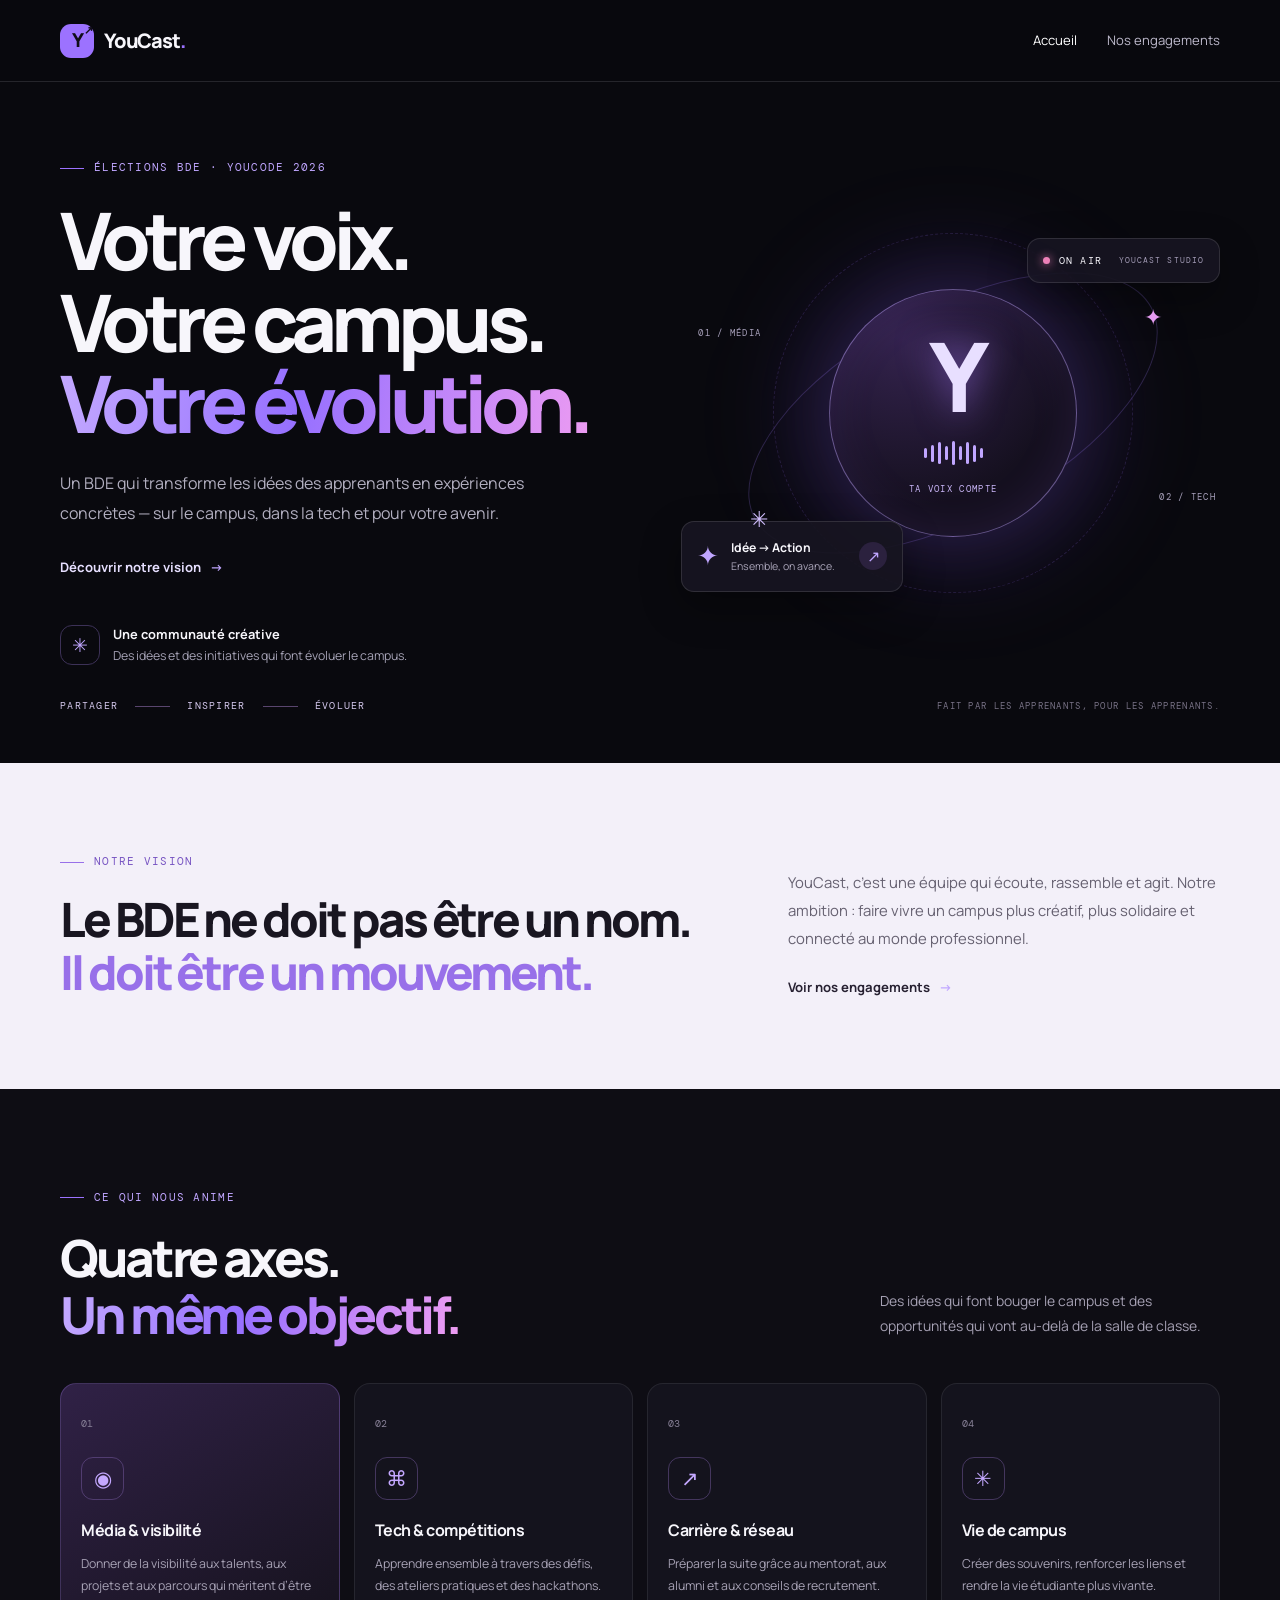
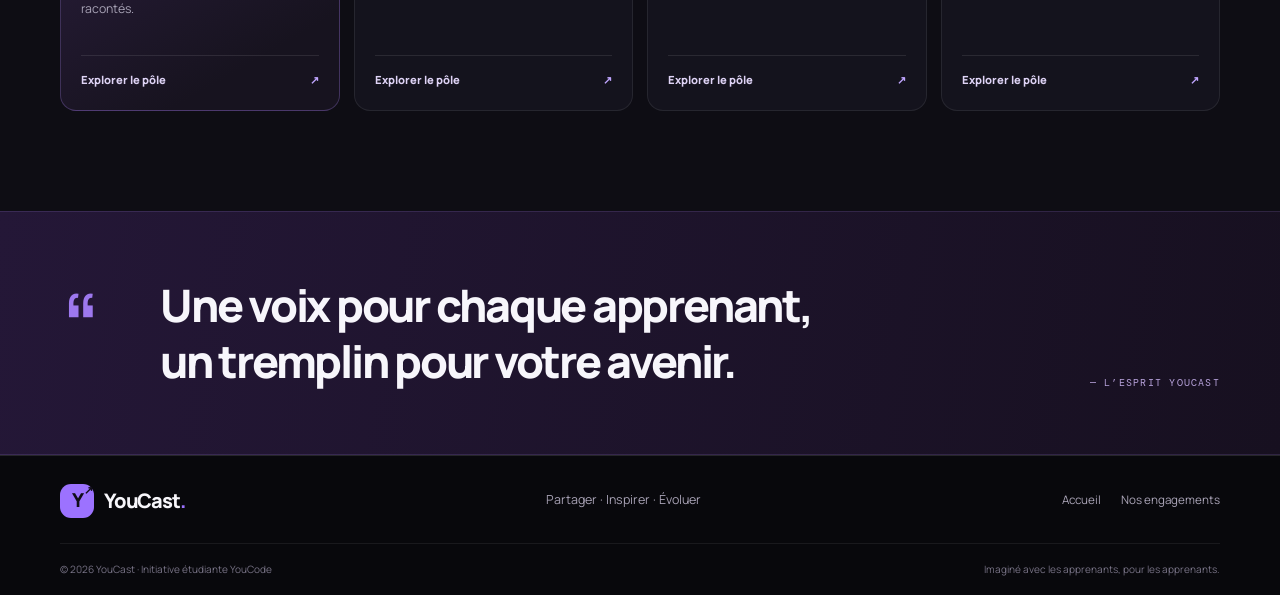
<file: index.html>
<!DOCTYPE html>
<html lang="fr">
<head>
  <meta charset="UTF-8">
  <meta name="viewport" content="width=device-width, initial-scale=1.0">
  <meta name="description" content="YouCast, le BDE qui donne une voix à chaque apprenant YouCode. Partager, inspirer, évoluer.">
  <title>YouCast — Une voix pour chaque apprenant</title>
  <link rel="stylesheet" href="css/style.css">
  <script src="js/main.js" defer></script>
</head>
<body>
  <header class="site-header">
    <div class="container nav-wrap">
      <a class="brand" href="index.html" aria-label="YouCast, accueil"><span class="brand-mark">Y<span>↗</span></span><span>YouCast<span class="brand-dot">.</span></span></a>
      <button class="menu-toggle" aria-label="Ouvrir le menu" aria-expanded="false"><span></span><span></span><span></span></button>
      <nav class="main-nav" aria-label="Navigation principale">
        <a class="active" href="index.html">Accueil</a>
        <a href="engagements.html">Nos engagements</a>
      </nav>
    </div>
  </header>

  <main>
    <section class="hero section">
      <div class="hero-grid container">
        <div class="hero-copy">
          <div class="eyebrow"><span class="eyebrow-line"></span> ÉLECTIONS BDE · YOUCODE 2026</div>
          <h1>Votre voix.<br>Votre campus.<br><span class="gradient-text">Votre évolution.</span></h1>
          <p class="hero-lead">Un BDE qui transforme les idées des apprenants en expériences concrètes — sur le campus, dans la tech et pour votre avenir.</p>
          <div class="hero-actions">
            <a class="text-link" href="engagements.html">Découvrir notre vision <span>→</span></a>
          </div>
          <div class="hero-proof">
            <div class="proof-icon">✳</div>
            <p><strong>Une communauté créative</strong><br><span>Des idées et des initiatives qui font évoluer le campus.</span></p>
          </div>
        </div>
        <div class="hero-art" aria-label="Illustration graphique abstraite YouCast">
          <div class="art-orbit orbit-one"></div><div class="art-orbit orbit-two"></div>
          <div class="art-glow"></div>
          <div class="art-card art-card-top"><span class="live-dot"></span> ON AIR <span class="art-card-small">YOUCAST STUDIO</span></div>
          <div class="art-core"><span class="core-symbol">Y</span><span class="sound-wave"><i></i><i></i><i></i><i></i><i></i><i></i><i></i><i></i><i></i></span><span class="core-caption">TA VOIX COMPTE</span></div>
          <div class="art-card art-card-bottom"><span class="mini-spark">✦</span><div><strong>Idée → Action</strong><small>Ensemble, on avance.</small></div><span class="arrow-round">↗</span></div>
          <span class="floating-tag tag-left">01 / MÉDIA</span><span class="floating-tag tag-right">02 / TECH</span>
          <span class="art-star star-a">✳</span><span class="art-star star-b">✦</span>
        </div>
      </div>
      <div class="hero-bottom container"><span>PARTAGER</span><span class="hero-bottom-line"></span><span>INSPIRER</span><span class="hero-bottom-line"></span><span>ÉVOLUER</span><span class="hero-bottom-note">FAIT PAR LES APPRENANTS, POUR LES APPRENANTS.</span></div>
    </section>

    <section class="intro section section-light">
      <div class="container intro-grid">
        <div><div class="eyebrow dark-eyebrow"><span class="eyebrow-line"></span> NOTRE VISION</div><h2>Le BDE ne doit pas être un nom.<br><span class="text-purple">Il doit être un mouvement.</span></h2></div>
        <div class="intro-text"><p>YouCast, c’est une équipe qui écoute, rassemble et agit. Notre ambition : faire vivre un campus plus créatif, plus solidaire et connecté au monde professionnel.</p><a class="text-link dark-link" href="engagements.html">Voir nos engagements <span>→</span></a></div>
      </div>
    </section>

    <section class="pillars section">
      <div class="container">
        <div class="section-heading"><div><div class="eyebrow"><span class="eyebrow-line"></span> CE QUI NOUS ANIME</div><h2>Quatre axes.<br><span class="gradient-text">Un même objectif.</span></h2></div><p>Des idées qui font bouger le campus et des opportunités qui vont au-delà de la salle de classe.</p></div>
        <div class="pillar-grid">
          <article class="pillar-card pillar-purple"><span class="card-number">01</span><div class="pillar-icon">◉</div><h3>Média & visibilité</h3><p>Donner de la visibilité aux talents, aux projets et aux parcours qui méritent d’être racontés.</p><a href="engagements.html#media" aria-label="Découvrir le pôle Média">Explorer le pôle <span>↗</span></a></article>
          <article class="pillar-card"><span class="card-number">02</span><div class="pillar-icon">⌘</div><h3>Tech & compétitions</h3><p>Apprendre ensemble à travers des défis, des ateliers pratiques et des hackathons.</p><a href="engagements.html#tech">Explorer le pôle <span>↗</span></a></article>
          <article class="pillar-card"><span class="card-number">03</span><div class="pillar-icon">↗</div><h3>Carrière & réseau</h3><p>Préparer la suite grâce au mentorat, aux alumni et aux conseils de recrutement.</p><a href="engagements.html#carriere">Explorer le pôle <span>↗</span></a></article>
          <article class="pillar-card"><span class="card-number">04</span><div class="pillar-icon">✳</div><h3>Vie de campus</h3><p>Créer des souvenirs, renforcer les liens et rendre la vie étudiante plus vivante.</p><a href="engagements.html#campus">Explorer le pôle <span>↗</span></a></article>
        </div>
      </div>
    </section>

    <section class="quote-band"><div class="container quote-inner"><span class="quote-mark">“</span><blockquote>Une voix pour chaque apprenant,<br>un tremplin pour votre avenir.</blockquote><span class="quote-signature">— L’ESPRIT YOUCAST</span></div></section>


  </main>

  <footer class="site-footer"><div class="container footer-top"><a class="brand" href="index.html"><span class="brand-mark">Y<span>↗</span></span><span>YouCast<span class="brand-dot">.</span></span></a><p>Partager · Inspirer · Évoluer</p><div class="footer-links"><a href="index.html">Accueil</a><a href="engagements.html">Nos engagements</a></div></div><div class="container footer-bottom"><span>© 2026 YouCast · Initiative étudiante YouCode</span><span>Imaginé avec les apprenants, pour les apprenants.</span></div></footer>
</body>
</html>
</file>
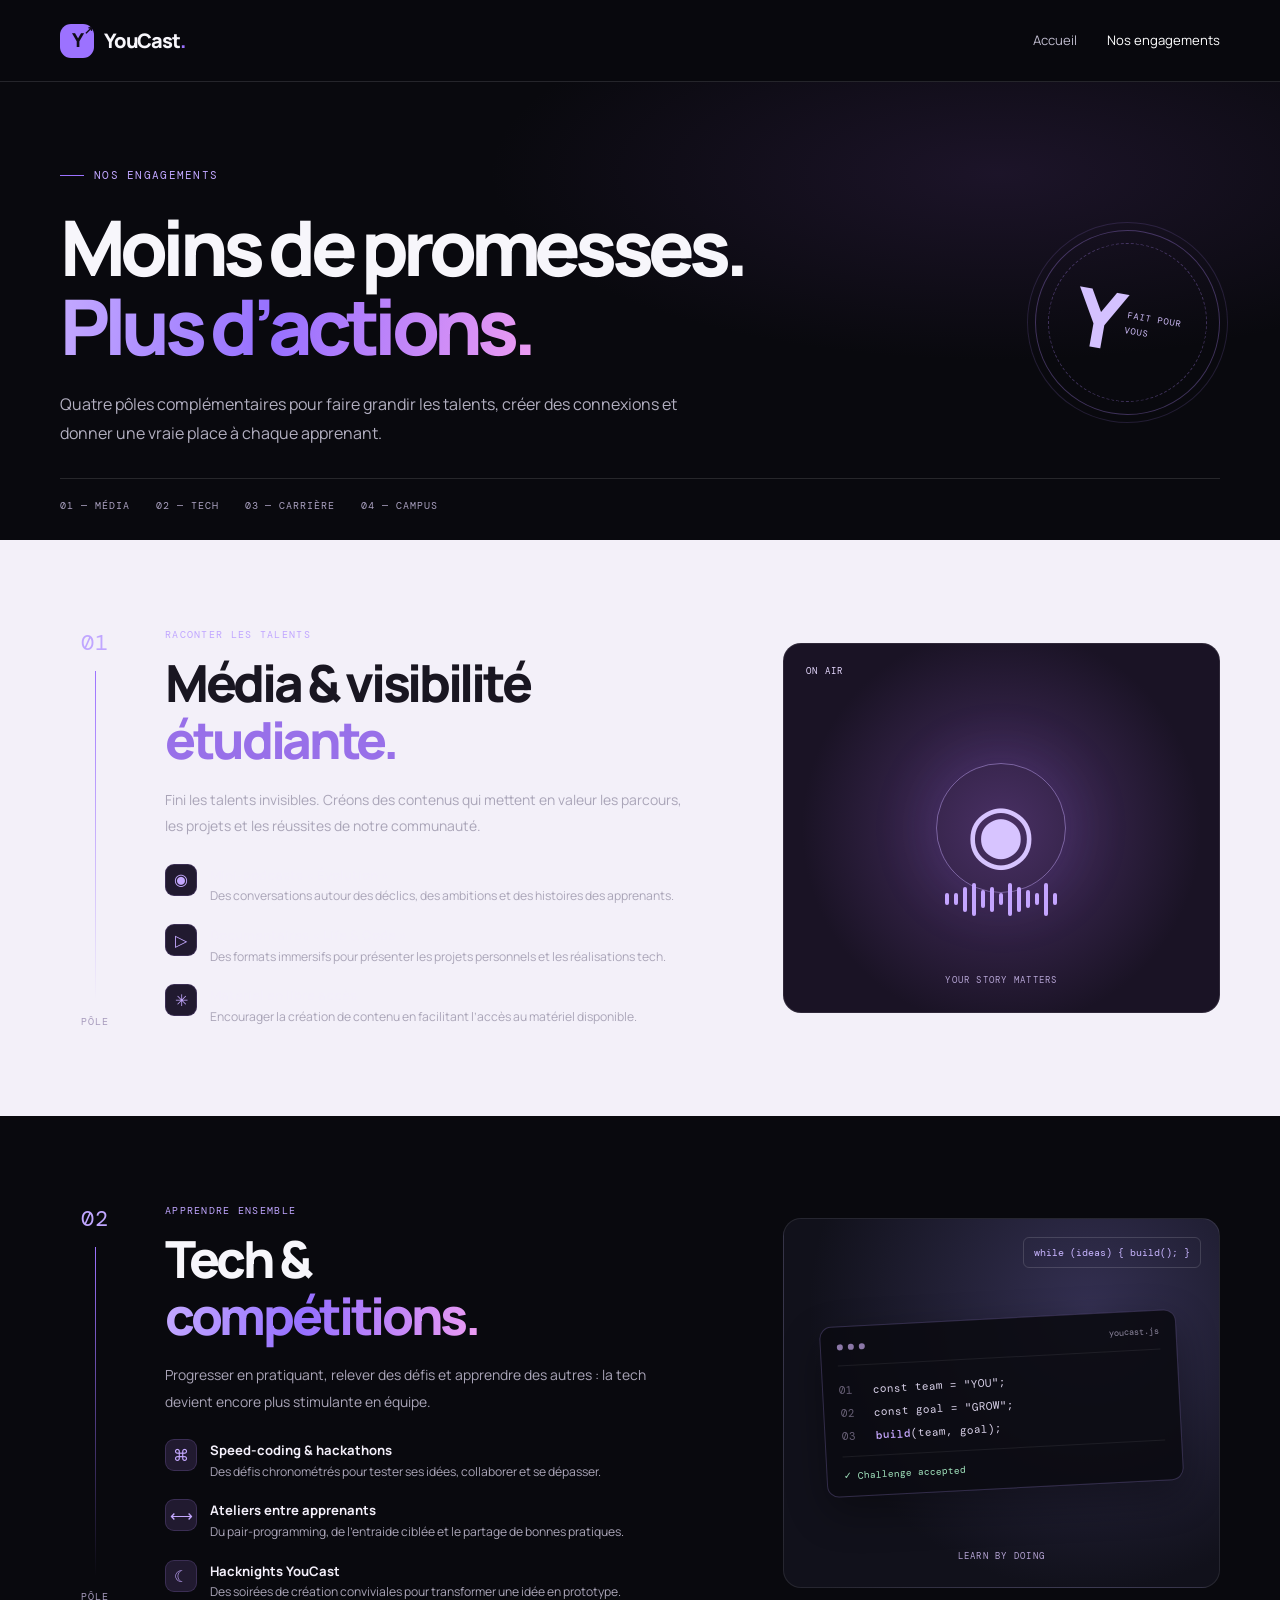
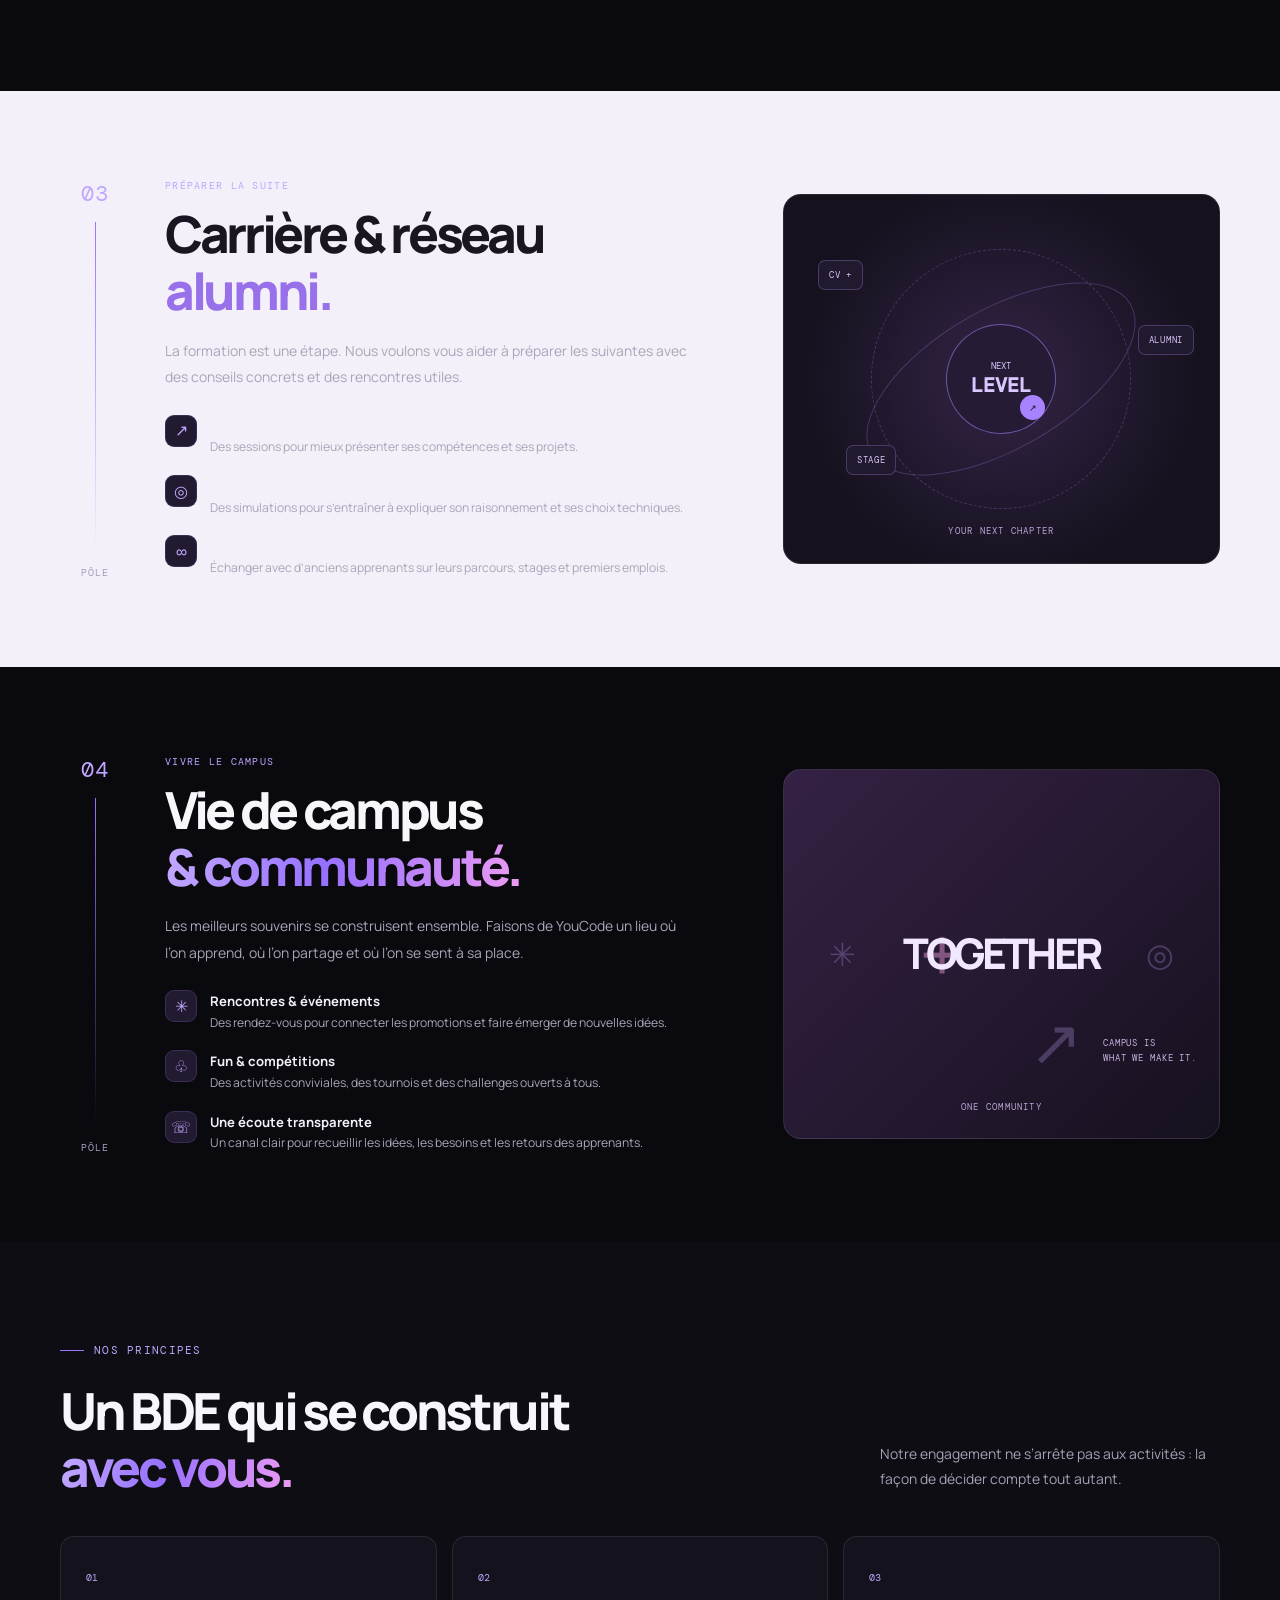
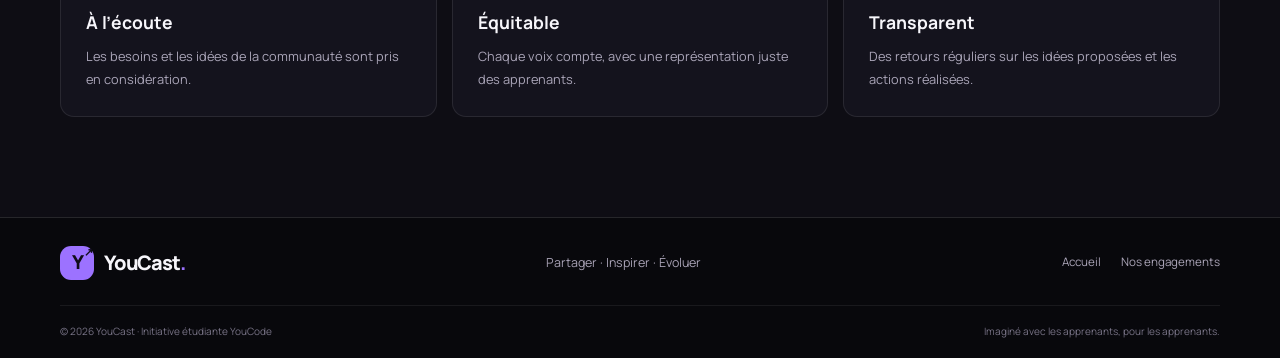
<file: engagements.html>
<!DOCTYPE html>
<html lang="fr">
<head>
  <meta charset="UTF-8">
  <meta name="viewport" content="width=device-width, initial-scale=1.0">
  <meta name="description" content="Découvrez les quatre pôles et engagements de YouCast, le BDE de YouCode.">
  <title>Nos engagements — YouCast</title>
  <link rel="stylesheet" href="css/style.css">
  <script src="js/main.js" defer></script>
</head>
<body>
  <header class="site-header">
    <div class="container nav-wrap">
      <a class="brand" href="index.html" aria-label="YouCast, accueil"><span class="brand-mark">Y<span>↗</span></span><span>YouCast<span class="brand-dot">.</span></span></a>
      <button class="menu-toggle" aria-label="Ouvrir le menu" aria-expanded="false"><span></span><span></span><span></span></button>
      <nav class="main-nav" aria-label="Navigation principale"><a href="index.html">Accueil</a><a class="active" href="engagements.html">Nos engagements</a></nav>
    </div>
  </header>

  <main>
    <section class="page-hero section"><div class="container page-hero-grid"><div><div class="eyebrow"><span class="eyebrow-line"></span> NOS ENGAGEMENTS</div><h1>Moins de promesses.<br><span class="gradient-text">Plus d’actions.</span></h1><p class="hero-lead">Quatre pôles complémentaires pour faire grandir les talents, créer des connexions et donner une vraie place à chaque apprenant.</p></div><div class="page-hero-stamp"><span>Y</span><small>FAIT POUR<br>VOUS</small></div></div><div class="container page-index"><span>01 — MÉDIA</span><span>02 — TECH</span><span>03 — CARRIÈRE</span><span>04 — CAMPUS</span></div></section>

    <section class="commitments section section-light" id="media"><div class="container commitment-row"><div class="commitment-index"><span>01</span><span class="index-line"></span><span>PÔLE</span></div><div class="commitment-main"><div class="commitment-label">RACONTER LES TALENTS</div><h2>Média & visibilité<br><span class="text-purple">étudiante.</span></h2><p>Fini les talents invisibles. Créons des contenus qui mettent en valeur les parcours, les projets et les réussites de notre communauté.</p><div class="feature-list"><div><span class="feature-symbol">◉</span><p><strong>Mini-podcasts « Évolution »</strong><br>Des conversations autour des déclics, des ambitions et des histoires des apprenants.</p></div><div><span class="feature-symbol">▷</span><p><strong>Documentaires « Life & Code »</strong><br>Des formats immersifs pour présenter les projets personnels et les réalisations tech.</p></div><div><span class="feature-symbol">✳</span><p><strong>Matériel en libre accès</strong><br>Encourager la création de contenu en facilitant l’accès au matériel disponible.</p></div></div></div><div class="commitment-visual visual-media"><span class="visual-label">ON AIR</span><div class="mic-symbol">◉</div><div class="waveform"><i></i><i></i><i></i><i></i><i></i><i></i><i></i><i></i><i></i><i></i><i></i><i></i><i></i></div><span class="visual-bottom">YOUR STORY MATTERS</span></div></div></section>

    <section class="commitments section" id="tech"><div class="container commitment-row reverse"><div class="commitment-index"><span>02</span><span class="index-line"></span><span>PÔLE</span></div><div class="commitment-main"><div class="commitment-label">APPRENDRE ENSEMBLE</div><h2>Tech &<br><span class="gradient-text">compétitions.</span></h2><p>Progresser en pratiquant, relever des défis et apprendre des autres : la tech devient encore plus stimulante en équipe.</p><div class="feature-list"><div><span class="feature-symbol">⌘</span><p><strong>Speed-coding & hackathons</strong><br>Des défis chronométrés pour tester ses idées, collaborer et se dépasser.</p></div><div><span class="feature-symbol">⟷</span><p><strong>Ateliers entre apprenants</strong><br>Du pair-programming, de l’entraide ciblée et le partage de bonnes pratiques.</p></div><div><span class="feature-symbol">☾</span><p><strong>Hacknights YouCast</strong><br>Des soirées de création conviviales pour transformer une idée en prototype.</p></div></div></div><div class="commitment-visual visual-tech"><span class="code-chip">while (ideas) { build(); }</span><div class="terminal-card"><div class="terminal-head"><i></i><i></i><i></i><span>youcast.js</span></div><p><span>01</span> const team = "YOU";</p><p><span>02</span> const goal = "GROW";</p><p><span>03</span> <b>build</b>(team, goal);</p><div class="terminal-result">✓ Challenge accepted</div></div><span class="visual-bottom">LEARN BY DOING</span></div></div></section>

    <section class="commitments section section-light" id="carriere"><div class="container commitment-row"><div class="commitment-index"><span>03</span><span class="index-line"></span><span>PÔLE</span></div><div class="commitment-main"><div class="commitment-label">PRÉPARER LA SUITE</div><h2>Carrière & réseau<br><span class="text-purple">alumni.</span></h2><p>La formation est une étape. Nous voulons vous aider à préparer les suivantes avec des conseils concrets et des rencontres utiles.</p><div class="feature-list"><div><span class="feature-symbol">↗</span><p><strong>Coaching CV & portfolio</strong><br>Des sessions pour mieux présenter ses compétences et ses projets.</p></div><div><span class="feature-symbol">◎</span><p><strong>Préparation aux entretiens</strong><br>Des simulations pour s’entraîner à expliquer son raisonnement et ses choix techniques.</p></div><div><span class="feature-symbol">∞</span><p><strong>Rencontres alumni</strong><br>Échanger avec d’anciens apprenants sur leurs parcours, stages et premiers emplois.</p></div></div></div><div class="commitment-visual visual-career"><div class="career-orbit orbit-a"></div><div class="career-orbit orbit-b"></div><div class="career-center">NEXT<br><strong>LEVEL</strong><span>↗</span></div><span class="career-node node-a">CV +</span><span class="career-node node-b">ALUMNI</span><span class="career-node node-c">STAGE</span><span class="visual-bottom">YOUR NEXT CHAPTER</span></div></div></section>

    <section class="commitments section" id="campus"><div class="container commitment-row reverse"><div class="commitment-index"><span>04</span><span class="index-line"></span><span>PÔLE</span></div><div class="commitment-main"><div class="commitment-label">VIVRE LE CAMPUS</div><h2>Vie de campus<br><span class="gradient-text">& communauté.</span></h2><p>Les meilleurs souvenirs se construisent ensemble. Faisons de YouCode un lieu où l’on apprend, où l’on partage et où l’on se sent à sa place.</p><div class="feature-list"><div><span class="feature-symbol">✳</span><p><strong>Rencontres & événements</strong><br>Des rendez-vous pour connecter les promotions et faire émerger de nouvelles idées.</p></div><div><span class="feature-symbol">♧</span><p><strong>Fun & compétitions</strong><br>Des activités conviviales, des tournois et des challenges ouverts à tous.</p></div><div><span class="feature-symbol">☏</span><p><strong>Une écoute transparente</strong><br>Un canal clair pour recueillir les idées, les besoins et les retours des apprenants.</p></div></div></div><div class="commitment-visual visual-campus"><span class="campus-big">TOGETHER</span><div class="campus-shapes"><span>✳</span><span>+</span><span>↗</span><span>◎</span></div><div class="campus-note">CAMPUS IS<br>WHAT WE MAKE IT.</div><span class="visual-bottom">ONE COMMUNITY</span></div></div></section>

    <section class="principles section"><div class="container"><div class="section-heading"><div><div class="eyebrow"><span class="eyebrow-line"></span> NOS PRINCIPES</div><h2>Un BDE qui se construit<br><span class="gradient-text">avec vous.</span></h2></div><p>Notre engagement ne s’arrête pas aux activités : la façon de décider compte tout autant.</p></div><div class="principle-grid"><article><span>01</span><h3>À l’écoute</h3><p>Les besoins et les idées de la communauté sont pris en considération.</p></article><article><span>02</span><h3>Équitable</h3><p>Chaque voix compte, avec une représentation juste des apprenants.</p></article><article><span>03</span><h3>Transparent</h3><p>Des retours réguliers sur les idées proposées et les actions réalisées.</p></article></div></div></section>

  </main>
  <footer class="site-footer"><div class="container footer-top"><a class="brand" href="index.html"><span class="brand-mark">Y<span>↗</span></span><span>YouCast<span class="brand-dot">.</span></span></a><p>Partager · Inspirer · Évoluer</p><div class="footer-links"><a href="index.html">Accueil</a><a href="engagements.html">Nos engagements</a></div></div><div class="container footer-bottom"><span>© 2026 YouCast · Initiative étudiante YouCode</span><span>Imaginé avec les apprenants, pour les apprenants.</span></div></footer>
</body>
</html>
</file>
<file: css/style.css>
@import url('https://fonts.googleapis.com/css2?family=DM+Mono:wght@400;500&family=Manrope:wght@400;500;600;700;800&display=swap');

:root{--bg:#09090e;--panel:#111119;--panel-2:#171622;--white:#f7f6fb;--muted:#a5a2b5;--purple:#9c72ff;--purple-2:#c0a6ff;--pink:#e48aff;--line:rgba(255,255,255,.12);--dark:#101017;--light:#f3f0f9;--ink:#191621;--soft-ink:#666171;--sand:#e9e2f4;--radius:22px;--container:1160px}
*{box-sizing:border-box;margin:0;padding:0}html{scroll-behavior:smooth;scroll-padding-top:100px}body{font-family:'Manrope',Arial,sans-serif;background:var(--bg);color:var(--white);line-height:1.65}a{color:inherit;text-decoration:none}button,input,textarea,select{font:inherit}.container{width:min(var(--container),calc(100% - 48px));margin-inline:auto}.section{padding:100px 0}.site-header{height:82px;display:flex;align-items:center;border-bottom:1px solid var(--line);background:rgba(9,9,14,.88);backdrop-filter:blur(18px);position:sticky;top:0;z-index:20}.nav-wrap{display:flex;align-items:center;justify-content:space-between}.brand{display:inline-flex;align-items:center;gap:10px;font-weight:800;font-size:1.25rem;letter-spacing:-.06em}.brand-mark{width:34px;height:34px;border-radius:11px;background:var(--purple);color:#100d18;display:grid;place-items:center;font-size:1.2rem;font-weight:800;position:relative}.brand-mark span{font-size:.7rem;position:absolute;right:2px;top:-3px}.brand-dot{color:var(--purple)}.main-nav{display:flex;align-items:center;gap:30px;font-size:.82rem;color:#bdb9cb}.main-nav>a:not(.nav-cta):hover,.main-nav>a.active{color:#fff}.nav-cta{padding:11px 15px;border:1px solid rgba(192,166,255,.42);border-radius:9px;color:#fff}.nav-cta span{color:var(--purple-2);margin-left:8px}.menu-toggle{display:none;background:none;border:0;color:#fff}.hero{padding:76px 0 24px;overflow:hidden}.hero-grid{display:grid;grid-template-columns:1fr .92fr;align-items:center;gap:46px;min-height:510px}.eyebrow{display:flex;align-items:center;gap:10px;font-family:'DM Mono',monospace;font-size:.67rem;letter-spacing:.12em;color:var(--purple-2);margin-bottom:22px}.eyebrow-line{width:24px;height:1px;background:var(--purple)}h1,h2,h3,p{overflow-wrap:break-word}h1{font-size:clamp(3.3rem,6.2vw,5.4rem);line-height:1.03;letter-spacing:-.075em;font-weight:800}h2{font-size:clamp(2.3rem,4vw,3.5rem);line-height:1.12;letter-spacing:-.065em;font-weight:800}.gradient-text{background:linear-gradient(100deg,#c4aaff 0%,#9670ff 45%,#ed9cf2 100%);color:transparent;background-clip:text;-webkit-background-clip:text}.text-purple{color:#9870e9}.hero-lead{font-size:1rem;line-height:1.85;color:#b2afc0;max-width:530px;margin:25px 0 29px}.hero-actions{display:flex;align-items:center;gap:25px;flex-wrap:wrap}.button{display:inline-flex;align-items:center;justify-content:center;gap:17px;border:0;border-radius:10px;padding:15px 19px;font-size:.83rem;font-weight:800;cursor:pointer;transition:transform .2s,box-shadow .2s}.button:hover{transform:translateY(-2px);box-shadow:0 10px 30px #8c62ff33}.button-primary{background:linear-gradient(110deg,#a17bff,#c18dff);color:#171020}.button span{font-size:1.05rem}.text-link{font-size:.82rem;font-weight:700;color:#e6dfff}.text-link span{color:var(--purple-2);padding-left:6px}.hero-proof{display:flex;align-items:center;gap:13px;margin-top:45px}.proof-icon{width:40px;height:40px;border:1px solid #3c3157;color:var(--purple-2);display:grid;place-items:center;border-radius:12px;font-size:1.2rem}.hero-proof p{font-size:.77rem;line-height:1.7}.hero-proof strong{font-size:.8rem}.hero-proof p span{color:var(--muted)}.hero-art{height:485px;position:relative;display:grid;place-items:center;isolation:isolate}.art-glow{position:absolute;width:300px;height:300px;border-radius:50%;background:#8d5dff2b;filter:blur(50px);z-index:-2}.art-orbit{position:absolute;border:1px solid #8c6edb44;border-radius:50%;transform:rotate(-28deg)}.orbit-one{width:450px;height:210px}.orbit-two{width:360px;height:360px;border-style:dashed;opacity:.7}.art-core{width:248px;height:248px;border-radius:50%;border:1px solid #bda2ff7a;background:radial-gradient(circle at 30% 20%,#34234e,#15101f 64%);box-shadow:0 0 80px #8659ff24,inset 0 0 45px #9b65ff1c;display:flex;flex-direction:column;align-items:center;justify-content:center;gap:17px;position:relative}.core-symbol{font-size:6rem;line-height:1;font-weight:800;letter-spacing:-.12em;color:#e8dfff;text-shadow:0 0 35px #a87cff99}.sound-wave{height:24px;display:flex;align-items:center;gap:4px}.sound-wave i{display:block;width:3px;border-radius:4px;background:var(--purple-2);height:10px}.sound-wave i:nth-child(2),.sound-wave i:nth-child(8){height:17px}.sound-wave i:nth-child(3),.sound-wave i:nth-child(7){height:22px}.sound-wave i:nth-child(4),.sound-wave i:nth-child(6){height:14px}.sound-wave i:nth-child(5){height:24px}.core-caption,.visual-label,.visual-bottom,.floating-tag,.art-card-small{font-family:'DM Mono',monospace;font-size:.58rem;letter-spacing:.14em}.core-caption{color:#c9b5f7}.art-card{position:absolute;display:flex;align-items:center;gap:9px;background:#171521ed;border:1px solid #ffffff1d;border-radius:13px;padding:13px 15px;box-shadow:0 15px 40px #0005}.art-card-top{top:67px;right:0;font-family:'DM Mono',monospace;font-size:.65rem;letter-spacing:.1em}.live-dot{width:7px;height:7px;background:#ed82b8;border-radius:50%;box-shadow:0 0 10px #ed82b8}.art-card-small{color:#a29bb5;font-size:.49rem;margin-left:8px}.art-card-bottom{bottom:64px;left:-5px;gap:12px}.mini-spark{font-size:1.6rem;color:var(--purple-2)}.art-card-bottom div{display:flex;flex-direction:column;font-size:.76rem}.art-card-bottom small{font-size:.66rem;color:#aaa5b9}.arrow-round{width:28px;height:28px;display:grid;place-items:center;border-radius:50%;background:#2b213e;color:var(--purple-2);margin-left:12px}.floating-tag{position:absolute;color:#a7a0ba}.tag-left{left:12px;top:155px}.tag-right{right:4px;bottom:150px}.art-star{position:absolute;color:#d2bfff;font-size:1.4rem}.star-a{left:64px;bottom:118px}.star-b{right:58px;top:128px;color:#e59cf1}.hero-bottom{display:flex;align-items:center;gap:17px;padding:30px 0 25px;font-family:'DM Mono',monospace;font-size:.62rem;letter-spacing:.13em;color:#d5c9ee}.hero-bottom-line{height:1px;width:35px;background:#59456e}.hero-bottom-note{margin-left:auto;color:#797387;font-size:.55rem}.section-light{background:var(--light);color:var(--ink)}.intro{padding:90px 0}.intro-grid{display:grid;grid-template-columns:1.2fr .8fr;gap:80px;align-items:end}.dark-eyebrow{color:#7754c2}.dark-eyebrow .eyebrow-line{background:#9870e9}.intro h2{font-size:clamp(2.1rem,3.7vw,3.2rem)}.intro-text p{font-size:.93rem;color:var(--soft-ink);line-height:1.9;margin-bottom:20px}.dark-link{color:#272132}.pillars{background:#0e0d14}.section-heading{display:flex;justify-content:space-between;align-items:end;gap:35px;margin-bottom:40px}.section-heading h2{font-size:clamp(2.4rem,4vw,3.4rem)}.section-heading>p{max-width:340px;color:#a6a1b4;font-size:.87rem;line-height:1.8;margin-bottom:5px}.pillar-grid{display:grid;grid-template-columns:repeat(4,1fr);gap:14px}.pillar-card{background:#14131d;border:1px solid #ffffff14;border-radius:16px;padding:24px 20px 20px;min-height:285px;position:relative;transition:transform .2s,border-color .2s}.pillar-card:hover{transform:translateY(-5px);border-color:#9b77e955}.pillar-purple{background:linear-gradient(150deg,#302146,#17131f 80%);border-color:#a783f344}.card-number{font-family:'DM Mono',monospace;font-size:.65rem;color:#888197}.pillar-icon{width:43px;height:43px;border:1px solid #8d6cbd66;color:#c4a8ff;border-radius:12px;display:grid;place-items:center;font-size:1.3rem;margin:22px 0 17px}.pillar-card h3{font-size:1rem;letter-spacing:-.03em;margin-bottom:10px}.pillar-card p{font-size:.77rem;color:#a7a2b5;line-height:1.8;min-height:85px}.pillar-card a{font-size:.7rem;font-weight:800;display:flex;justify-content:space-between;border-top:1px solid #ffffff18;padding-top:15px;margin-top:17px;color:#ded3f5}.pillar-card a span{color:var(--purple-2)}.quote-band{background:linear-gradient(100deg,#241737,#171020);border-top:1px solid #b794ff26;border-bottom:1px solid #b794ff26;padding:65px 0}.quote-inner{display:grid;grid-template-columns:80px 1fr auto;align-items:center;gap:20px}.quote-mark{font-size:7rem;line-height:.8;color:#9d78ee}.quote-inner blockquote{font-size:clamp(1.7rem,3.5vw,3rem);line-height:1.25;letter-spacing:-.05em;font-weight:800}.quote-signature{align-self:end;font: .6rem 'DM Mono',monospace;letter-spacing:.13em;color:#b8a3dc}.cta-section{padding:85px 0}.cta-box{border:1px solid #ffffff1c;background:radial-gradient(circle at 5% 100%,#322048 0,transparent 40%),#13111b;border-radius:22px;padding:45px;display:flex;align-items:center;justify-content:space-between;gap:25px;position:relative;overflow:hidden}.cta-box h2{font-size:clamp(2rem,3.5vw,3rem)}.cta-box p{color:#a9a4b7;font-size:.85rem;margin-top:15px}.cta-decoration{position:absolute;right:35%;font-size:9rem;font-weight:800;color:#a87bff0c;letter-spacing:-.15em;pointer-events:none}.site-footer{border-top:1px solid var(--line);padding:28px 0 18px;background:#08080c}.footer-top{display:flex;align-items:center;justify-content:space-between;gap:20px;padding-bottom:25px}.footer-top>p{font-size:.78rem;color:#a7a1b4}.footer-links{display:flex;gap:20px;font-size:.73rem;color:#aaa4b7}.footer-links a:hover{color:white}.footer-bottom{border-top:1px solid #ffffff12;padding-top:17px;display:flex;justify-content:space-between;gap:20px;font-size:.63rem;color:#777285}
.page-hero{padding:85px 0 28px;background:radial-gradient(ellipse at 78% 20%,#39245166,transparent 36%)}.page-hero-grid{display:flex;align-items:center;justify-content:space-between;gap:40px;min-height:300px}.page-hero h1,.join-hero h1{font-size:clamp(3.3rem,6vw,5.2rem)}.page-hero .hero-lead{max-width:620px}.page-hero-stamp{width:185px;height:185px;border:1px solid #8e6ecb66;border-radius:50%;display:flex;align-items:center;justify-content:center;gap:10px;transform:rotate(10deg);position:relative;color:#d4c1ff}.page-hero-stamp:before,.page-hero-stamp:after{content:"";position:absolute;border:1px dashed #8e6ecb66;border-radius:50%;inset:12px}.page-hero-stamp:after{inset:-9px;border-style:solid;opacity:.5}.page-hero-stamp>span{font-size:5rem;font-weight:800;letter-spacing:-.1em}.page-hero-stamp small{font: .55rem/1.6 'DM Mono',monospace;letter-spacing:.12em}.page-index{display:flex;gap:26px;flex-wrap:wrap;border-top:1px solid var(--line);padding-top:20px;font: .61rem 'DM Mono',monospace;letter-spacing:.1em;color:#aaa1c0}.commitments{padding:88px 0}.commitment-row{display:grid;grid-template-columns:70px 1fr .75fr;gap:35px;align-items:center}.commitment-row.reverse{grid-template-columns:70px 1fr .75fr}.commitment-index{display:flex;align-items:center;gap:14px;flex-direction:column;align-self:stretch;font: .6rem 'DM Mono',monospace;letter-spacing:.12em;color:#a79bbd}.commitment-index>span:first-child{font-size:1.4rem;color:var(--purple-2)}.index-line{width:1px;flex:1;background:linear-gradient(var(--purple),transparent)}.commitment-label{font: .62rem 'DM Mono',monospace;letter-spacing:.13em;color:var(--purple-2);margin-bottom:13px}.commitment-main h2{font-size:clamp(2.3rem,4vw,3.4rem)}.commitment-main>p{max-width:530px;color:#aaa5b8;font-size:.87rem;line-height:1.9;margin:18px 0 24px}.feature-list{display:grid;gap:17px}.feature-list>div{display:flex;align-items:flex-start;gap:13px}.feature-symbol{flex-shrink:0;width:32px;height:32px;display:grid;place-items:center;background:#211a30;border:1px solid #a37ee333;border-radius:9px;color:#c4a8ff}.feature-list p{font-size:.76rem;line-height:1.7;color:#aaa5b8}.feature-list strong{font-size:.82rem;color:#f3effa}.commitment-visual{height:370px;border:1px solid #ffffff17;border-radius:18px;position:relative;overflow:hidden;display:flex;align-items:center;justify-content:center}.visual-media{background:radial-gradient(circle at center,#493064,#1a1325 70%)}.visual-label{position:absolute;left:22px;top:20px;color:#e7d9ff}.mic-symbol{width:130px;height:130px;border:1px solid #c8a9ff77;border-radius:50%;display:grid;place-items:center;font-size:5rem;color:#d7c4ff;box-shadow:0 0 70px #9b69ff29}.waveform{position:absolute;bottom:95px;display:flex;align-items:center;gap:5px;height:35px}.waveform i{height:12px;width:4px;background:#c4a5ff;border-radius:4px}.waveform i:nth-child(3n){height:25px}.waveform i:nth-child(4n){height:33px}.waveform i:nth-child(5n){height:18px}.visual-bottom{position:absolute;bottom:24px;color:#b6a5d5;font-size:.55rem}.visual-tech{background:radial-gradient(circle at 70% 25%,#343052,#11111b 68%)}.code-chip{position:absolute;right:18px;top:18px;border:1px solid #ffffff24;border-radius:6px;padding:8px 10px;font: .6rem 'DM Mono',monospace;color:#c8b5ff}.terminal-card{width:82%;border:1px solid #b59bff3a;border-radius:12px;background:#0b0b12e8;padding:14px 16px;box-shadow:0 15px 40px #0005;transform:rotate(-3deg)}.terminal-head{display:flex;align-items:center;gap:5px;border-bottom:1px solid #ffffff12;padding-bottom:12px;margin-bottom:13px}.terminal-head i{width:6px;height:6px;border-radius:50%;background:#8c78a8}.terminal-head span{margin-left:auto;font: .55rem 'DM Mono',monospace;color:#8e879f}.terminal-card p{font: .69rem/2.1 'DM Mono',monospace;color:#d8d0e8}.terminal-card p span{color:#696177;margin-right:13px}.terminal-card p b{color:#c7a8ff;font-weight:500}.terminal-result{font: .6rem 'DM Mono',monospace;color:#a4e7c0;border-top:1px solid #ffffff12;padding-top:12px;margin-top:7px}.visual-career{background:radial-gradient(circle at center,#342447,#15111d 72%)}.career-orbit{position:absolute;border:1px solid #ac8cff44;border-radius:50%;transform:rotate(-30deg)}.orbit-a{width:300px;height:140px}.orbit-b{width:260px;height:260px;border-style:dashed}.career-center{width:110px;height:110px;border-radius:50%;display:flex;flex-direction:column;justify-content:center;align-items:center;background:#251b35;border:1px solid #a98aff8a;font: .58rem 'DM Mono',monospace;color:#d9c7ff}.career-center strong{font-size:1.25rem}.career-center span{position:absolute;margin:58px 0 0 63px;background:#a883ff;color:#140f1d;border-radius:50%;width:25px;height:25px;display:grid;place-items:center}.career-node{position:absolute;font: .55rem 'DM Mono',monospace;letter-spacing:.08em;background:#21192d;border:1px solid #a889ef4d;padding:8px 10px;border-radius:7px;color:#d5c3f8}.node-a{top:65px;left:34px}.node-b{right:25px;top:130px}.node-c{left:62px;bottom:88px}.visual-campus{background:linear-gradient(135deg,#342144,#17111f)}.campus-big{font-size:clamp(2.1rem,3.3vw,3.2rem);font-weight:800;letter-spacing:-.08em;color:#f1e7ff;z-index:1}.campus-shapes{position:absolute;inset:45px;display:flex;align-items:center;justify-content:space-between;flex-wrap:wrap;font-size:2rem;color:#c7aaff44}.campus-shapes span:nth-child(2){font-size:5rem;color:#ec9bdb77}.campus-shapes span:nth-child(3){align-self:flex-end;font-size:4rem}.campus-note{position:absolute;right:22px;bottom:72px;font: .55rem/1.7 'DM Mono',monospace;color:#c4b2de;letter-spacing:.1em}.principles{background:#0e0d14}.principle-grid{display:grid;grid-template-columns:repeat(3,1fr);gap:15px}.principle-grid article{border:1px solid #ffffff17;background:#14131d;border-radius:14px;padding:25px}.principle-grid article>span{font: .65rem 'DM Mono',monospace;color:var(--purple-2)}.principle-grid h3{margin:19px 0 8px;font-size:1.1rem}.principle-grid p{font-size:.8rem;color:#aaa5b8;line-height:1.8}
.join-hero{padding:84px 0 80px;background:radial-gradient(ellipse at 84% 45%,#3b265766,transparent 38%)}.join-hero-grid{display:grid;grid-template-columns:1.1fr .8fr;align-items:center;gap:70px}.join-hero .hero-lead{max-width:590px}.join-points{display:grid;gap:12px;margin-top:25px;color:#c7c1d3;font-size:.78rem}.join-points i{font-style:normal;display:inline-grid;place-items:center;width:22px;height:22px;border-radius:50%;background:#2a2039;color:#c8adff;margin-right:8px}.join-note{padding:30px;background:linear-gradient(145deg,#29203b,#15121e);border:1px solid #c0a0ff38;border-radius:18px;min-height:280px;display:flex;flex-direction:column;justify-content:space-between;position:relative;overflow:hidden}.join-note:after{content:"";position:absolute;width:210px;height:210px;border:1px solid #bda0ff25;border-radius:50%;right:-60px;top:15px;box-shadow:0 0 0 20px #bda0ff08,0 0 0 40px #bda0ff05}.note-icon{font-size:2rem;color:#d4c0ff}.note-label{font: .6rem 'DM Mono',monospace;letter-spacing:.14em;color:#b7a0dc;margin:17px 0}.join-note h2{font-size:1.8rem;position:relative;z-index:1}.join-note h2 span{color:#c2a6ff}.note-bottom{display:flex;justify-content:space-between;border-top:1px solid #ffffff20;padding-top:17px;margin-top:35px;font: .56rem 'DM Mono',monospace;letter-spacing:.1em;color:#b6a6d1}.form-section{padding:90px 0}.form-layout{display:grid;grid-template-columns:.7fr 1.1fr;gap:80px;align-items:start}.form-intro{position:relative;min-height:500px}.form-intro h2{font-size:clamp(2.6rem,4vw,3.5rem)}.form-intro>p{font-size:.87rem;color:var(--soft-ink);line-height:1.9;margin-top:20px;max-width:330px}.contact-mini{display:flex;gap:13px;margin-top:35px;max-width:330px}.contact-mini-icon{width:35px;height:35px;flex-shrink:0;display:grid;place-items:center;border-radius:10px;background:#e7def7;color:#7754c2}.contact-mini strong{font-size:.78rem}.contact-mini p{font-size:.72rem;color:var(--soft-ink);line-height:1.7;margin-top:4px}.form-side-art{display:flex;align-items:center;gap:12px;margin-top:58px;color:#8e6bcb;font: .65rem 'DM Mono',monospace;letter-spacing:.1em}.form-side-art>span:nth-child(2){font-size:1.1rem}.side-art-line{height:1px;flex:1;background:#d5c8e9}.idea-form{background:#fff;border:1px solid #e6e0ef;border-radius:18px;padding:30px;box-shadow:0 15px 50px #2a1d4010;display:grid;gap:20px}.form-progress{display:flex;justify-content:space-between;align-items:center;padding-bottom:18px;border-bottom:1px solid #ece7f2;color:#80778f;font: .58rem 'DM Mono',monospace;letter-spacing:.09em}.form-progress b{color:#8661c6}.form-row{display:grid;grid-template-columns:1fr 1fr;gap:15px}.idea-form label,.choice-field legend{font-size:.73rem;font-weight:800;color:#272230}.idea-form label>span,.choice-field legend span{color:#8b8494;font-weight:500}.idea-form input:not([type=checkbox]),.idea-form select,.idea-form textarea{display:block;width:100%;margin-top:8px;border:1px solid #e2dce9;background:#fbfafd;border-radius:8px;padding:12px 13px;color:#211c2b;font-size:.76rem;outline:none;transition:border-color .2s,box-shadow .2s}.idea-form input:focus,.idea-form select:focus,.idea-form textarea:focus{border-color:#a184df;box-shadow:0 0 0 3px #a184df1c}.idea-form input::placeholder,.idea-form textarea::placeholder{color:#aaa4b3}.idea-form textarea{resize:vertical;min-height:120px;line-height:1.7}.choice-field{border:0}.choice-field legend{margin-bottom:11px}.choice-field legend span{font-size:.65rem}.choice-grid{display:grid;grid-template-columns:1fr 1fr;gap:9px}.choice{display:flex;align-items:center;gap:8px;padding:11px;border:1px solid #e5dfed;border-radius:8px;cursor:pointer;font-weight:600!important;background:#fff;transition:background .2s,border-color .2s}.choice:has(input:checked){background:#f2ecff;border-color:#b69ae8}.choice input{accent-color:#8c66d4}.choice>span{color:#8c66d4;font-size:1rem}.consent{display:flex;align-items:flex-start;gap:9px;font-size:.68rem!important;font-weight:500!important;line-height:1.7}.consent input{margin-top:4px;accent-color:#8c66d4;flex-shrink:0}.consent b{color:#8b61d5}.form-submit{width:100%;padding:15px}.form-privacy{font-size:.62rem;color:#8b8494;line-height:1.7;margin-top:-10px}.form-success{display:flex;align-items:flex-start;gap:12px;padding:14px;background:#edf9f1;border:1px solid #c4e9d0;border-radius:9px;color:#245b38}.form-success>span{font-size:1.2rem}.form-success strong{font-size:.8rem}.form-success p{font-size:.7rem;margin-top:3px}.closing-line{padding:23px 0;border-top:1px solid #ffffff18;border-bottom:1px solid #ffffff18;background:#100d17}.closing-line .container{display:flex;align-items:center;justify-content:space-between;gap:15px;font: .63rem 'DM Mono',monospace;letter-spacing:.12em;color:#a79abf}.closing-line .container>span:nth-child(even){color:#7658a5}.closing-result{color:#e0d4f9!important}.closing-result b{color:#b796ff;font-size:1rem}
@media(max-width:900px){.main-nav{gap:17px}.hero-grid{grid-template-columns:1fr  .8fr;gap:20px}.hero-art{transform:scale(.9);margin-inline:-20px}.pillar-grid{grid-template-columns:repeat(2,1fr)}.pillar-card{min-height:260px}.commitment-row,.commitment-row.reverse{grid-template-columns:45px 1fr .75fr;gap:20px}.commitment-visual{height:330px}.form-layout{gap:35px}.join-hero-grid{gap:35px}.cta-box{padding:35px}.cta-decoration{right:28%}}
@media(max-width:700px){.container{width:min(100% - 34px,var(--container))}.section{padding:70px 0}.site-header{height:70px}.menu-toggle{display:flex;flex-direction:column;gap:5px;padding:8px}.menu-toggle span{width:23px;height:2px;background:#e8e1f5;display:block}.main-nav{display:none;position:absolute;top:69px;left:0;right:0;padding:20px 24px 24px;background:#100f17;border-bottom:1px solid var(--line);flex-direction:column;align-items:stretch;gap:18px}.main-nav.open{display:flex}.nav-cta{text-align:center}.hero{padding-top:45px}.hero-grid{grid-template-columns:1fr;gap:5px}.hero h1{font-size:clamp(3.1rem,14vw,4.6rem)}.hero-lead{font-size:.9rem;margin:20px 0 25px}.hero-proof{margin-top:30px}.hero-art{height:370px;transform:scale(.84);margin:-5px -28px -15px}.art-card-top{right:3px;top:45px}.art-card-bottom{left:0;bottom:45px}.tag-left{left:0;top:120px}.tag-right{right:0;bottom:105px}.hero-bottom{gap:9px;flex-wrap:wrap;font-size:.55rem}.hero-bottom-line{width:20px}.hero-bottom-note{width:100%;margin:8px 0 0}.intro-grid{grid-template-columns:1fr;gap:25px}.intro{padding:65px 0}.intro h2{font-size:2.35rem}.section-heading{display:block}.section-heading>p{margin-top:20px}.pillar-grid{gap:10px}.pillar-card{padding:19px 15px;min-height:285px}.pillar-card h3{font-size:.9rem}.pillar-card p{font-size:.72rem}.quote-inner{grid-template-columns:35px 1fr;gap:13px}.quote-mark{font-size:4rem}.quote-inner blockquote{font-size:1.65rem}.quote-signature{grid-column:2}.cta-box{align-items:flex-start;flex-direction:column;padding:27px 22px}.cta-decoration{right:12px;top:0;font-size:6rem}.cta-box h2{font-size:2.25rem}.footer-top{flex-wrap:wrap}.footer-top>p{order:3;width:100%}.footer-links{gap:12px;font-size:.67rem}.footer-bottom{flex-direction:column;gap:6px}.page-hero{padding-top:60px}.page-hero-grid{min-height:auto}.page-hero h1,.join-hero h1{font-size:clamp(3rem,13vw,4.2rem)}.page-hero-stamp{display:none}.page-index{gap:13px;font-size:.54rem}.commitments{padding:65px 0}.commitment-row,.commitment-row.reverse{grid-template-columns:30px 1fr;gap:15px}.commitment-main{min-width:0}.commitment-main h2{font-size:2.6rem}.commitment-visual{grid-column:2;height:300px;margin-top:12px}.commitment-index{grid-row:1 / span 2}.principle-grid{grid-template-columns:1fr}.principle-grid article{padding:20px}.join-hero{padding:60px 0}.join-hero-grid{grid-template-columns:1fr;gap:35px}.join-note{min-height:245px}.form-section{padding:65px 0}.form-layout{grid-template-columns:1fr;gap:35px}.form-intro{min-height:0}.form-side-art{margin-top:28px}.idea-form{padding:20px 16px;gap:18px}.form-row{grid-template-columns:1fr;gap:16px}.choice-grid{grid-template-columns:1fr 1fr}.choice{font-size:.68rem!important;padding:10px 8px}.closing-line .container{flex-wrap:wrap;justify-content:center;font-size:.55rem}.closing-result{width:100%;text-align:center;margin-top:8px}}
@media(max-width:380px){.pillar-grid{grid-template-columns:1fr}.pillar-card{min-height:auto}.pillar-card p{min-height:0}.pillar-card a{margin-top:15px}.hero-actions{gap:15px}.button{padding:13px 14px}.choice-grid{grid-template-columns:1fr}.art-card-top{transform:scale(.85);transform-origin:right top}.hero-art{margin-inline:-45px}}
</file>
